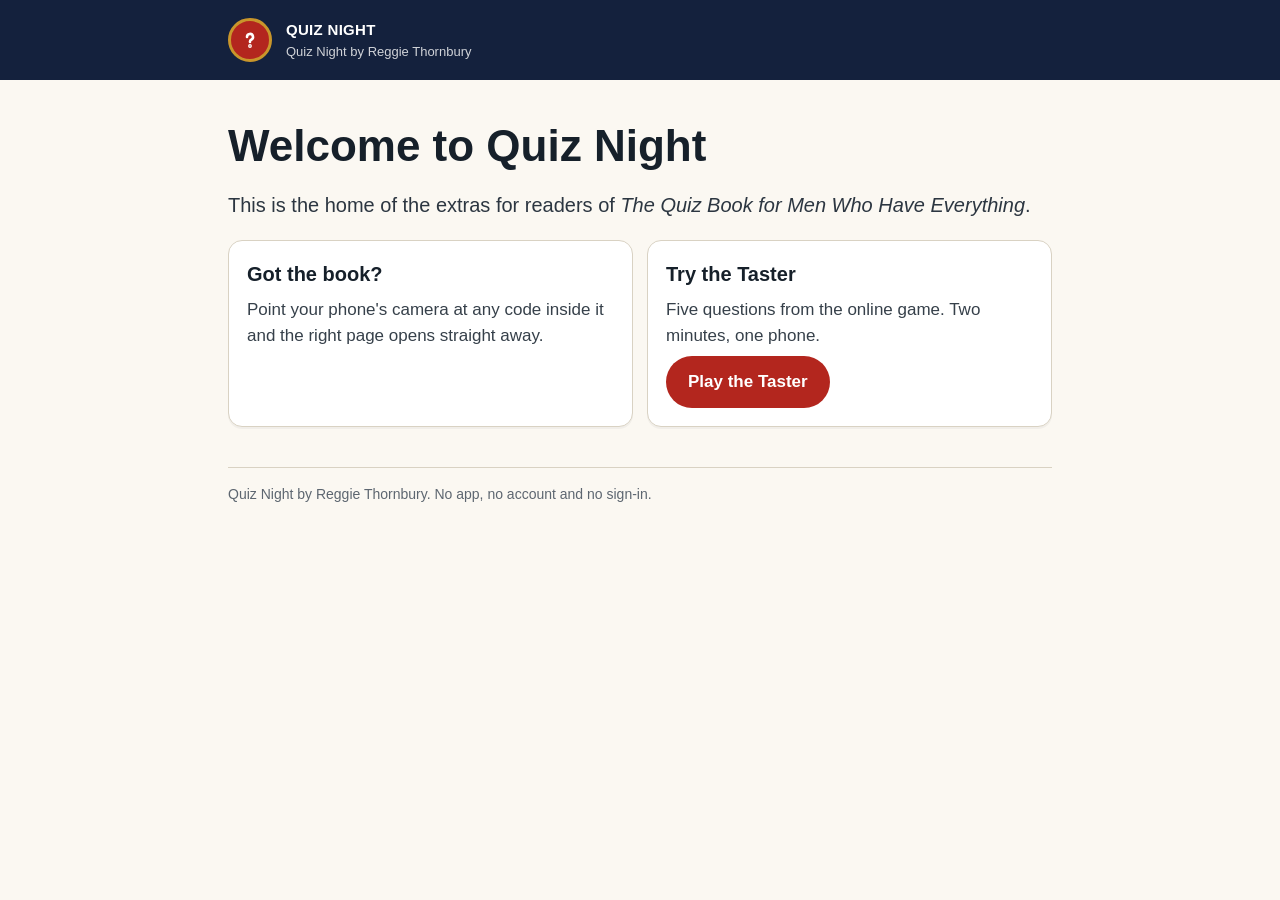
<file: index.html>
<!doctype html>
<html lang="en-GB">
<head>
<meta charset="utf-8">
<meta name="viewport" content="width=device-width, initial-scale=1">
<title>Quiz Night by Reggie Thornbury</title>
<meta name="description" content="Extras for readers of the quiz book by Reggie Thornbury.">

<meta name="theme-color" content="#14213d">
<link rel="icon" href="assets/icon.svg" type="image/svg+xml">
<link rel="stylesheet" href="assets/style.css">
</head>
<body class="">
<header class="top"><div class="wrap"><div class="badge" aria-hidden="true"><svg viewBox="0 0 24 24" fill="none" stroke="#fff" stroke-width="2.6" stroke-linecap="round" stroke-linejoin="round"><path d="M9 9a3 3 0 1 1 4.2 2.7c-.8.4-1.2 1-1.2 1.8V14"/><circle cx="12" cy="18" r=".6" fill="#fff"/></svg></div><div class="brand">Quiz Night<small>Quiz Night by Reggie Thornbury</small></div></div></header><main class="wrap">
<h1>Welcome to Quiz Night</h1>
<p class="lead">This is the home of the extras for readers of <i>The Quiz Book for Men Who Have Everything</i>.</p>
<div class="cards">
<div class="card"><h3>Got the book?</h3><p>Point your phone's camera at any code inside it and the right page opens straight away.</p></div>
<div class="card"><h3>Try the Taster</h3><p>Five questions from the online game. Two minutes, one phone.</p><a class="btn" href="taster/">Play the Taster</a></div>
</div>
<p class="foot">Quiz Night by Reggie Thornbury. No app, no account and no sign-in.</p></main>

</body>
</html>
</file>
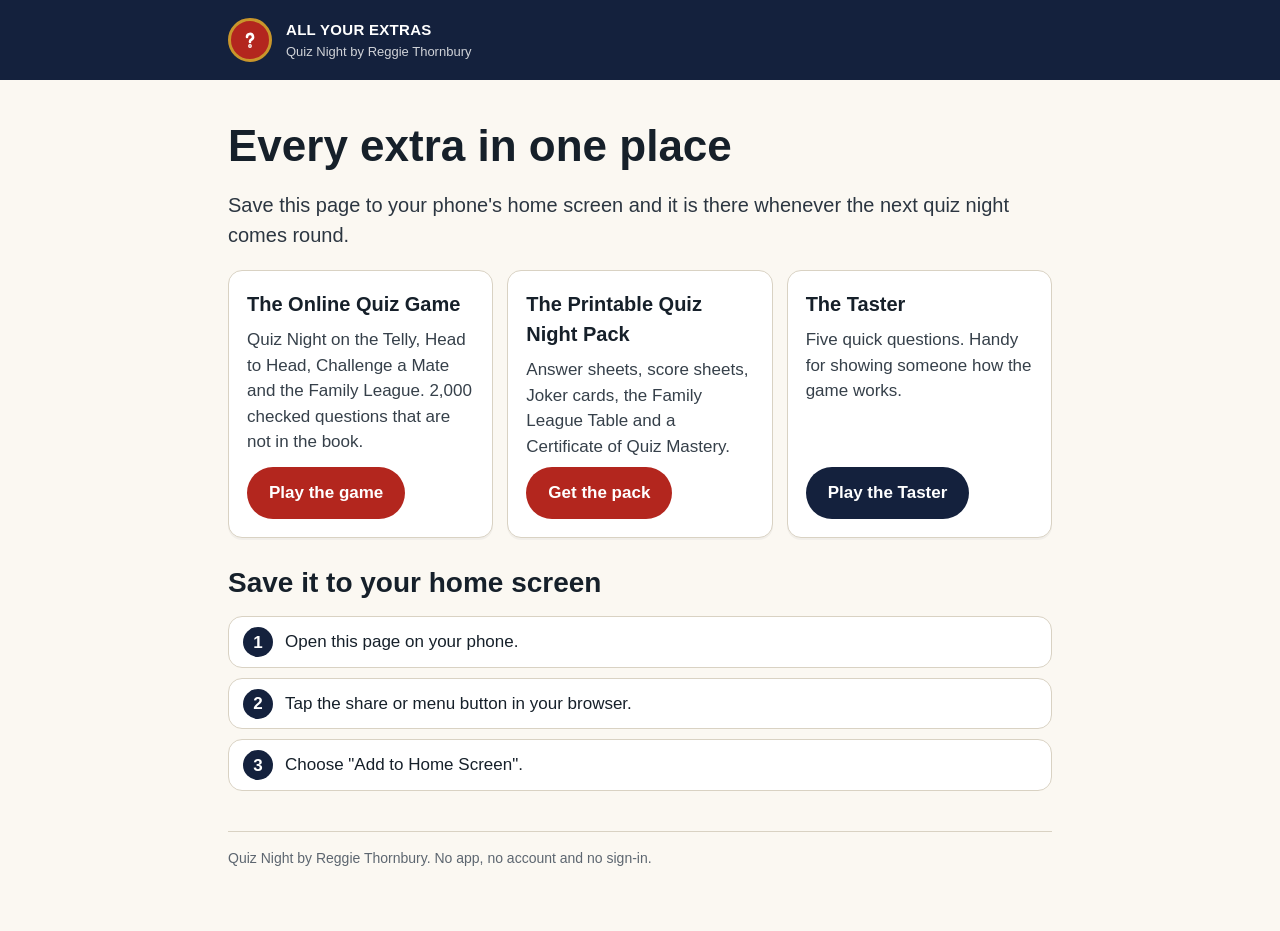
<file: extras/index.html>
<!doctype html>
<html lang="en-GB">
<head>
<meta charset="utf-8">
<meta name="viewport" content="width=device-width, initial-scale=1">
<title>Every Extra in One Place: Quiz Night</title>
<meta name="description" content="All the extras for the quiz book: the online game, the printable pack and the Taster.">
<meta name="robots" content="noindex">
<meta name="theme-color" content="#14213d">
<link rel="icon" href="../assets/icon.svg" type="image/svg+xml">
<link rel="stylesheet" href="../assets/style.css">
</head>
<body class="">
<header class="top"><div class="wrap"><div class="badge" aria-hidden="true"><svg viewBox="0 0 24 24" fill="none" stroke="#fff" stroke-width="2.6" stroke-linecap="round" stroke-linejoin="round"><path d="M9 9a3 3 0 1 1 4.2 2.7c-.8.4-1.2 1-1.2 1.8V14"/><circle cx="12" cy="18" r=".6" fill="#fff"/></svg></div><div class="brand">All Your Extras<small>Quiz Night by Reggie Thornbury</small></div></div></header><main class="wrap">
<h1>Every extra in one place</h1>
<p class="lead">Save this page to your phone's home screen and it is there whenever the next quiz night comes round.</p>
<div class="cards">
<div class="card"><h3>The Online Quiz Game</h3><p>Quiz Night on the Telly, Head to Head, Challenge a Mate and the Family League. 2,000 checked questions that are not in the book.</p><a class="btn" href="../game/">Play the game</a></div>
<div class="card"><h3>The Printable Quiz Night Pack</h3><p>Answer sheets, score sheets, Joker cards, the Family League Table and a Certificate of Quiz Mastery.</p><a class="btn" href="../pack/">Get the pack</a></div>
<div class="card"><h3>The Taster</h3><p>Five quick questions. Handy for showing someone how the game works.</p><a class="btn alt" href="../taster/">Play the Taster</a></div>
</div>
<h2>Save it to your home screen</h2>
<ol class="steps">
<li>Open this page on your phone.</li>
<li>Tap the share or menu button in your browser.</li>
<li>Choose "Add to Home Screen".</li>
</ol>
<p class="foot">Quiz Night by Reggie Thornbury. No app, no account and no sign-in.</p></main>

</body>
</html>
</file>
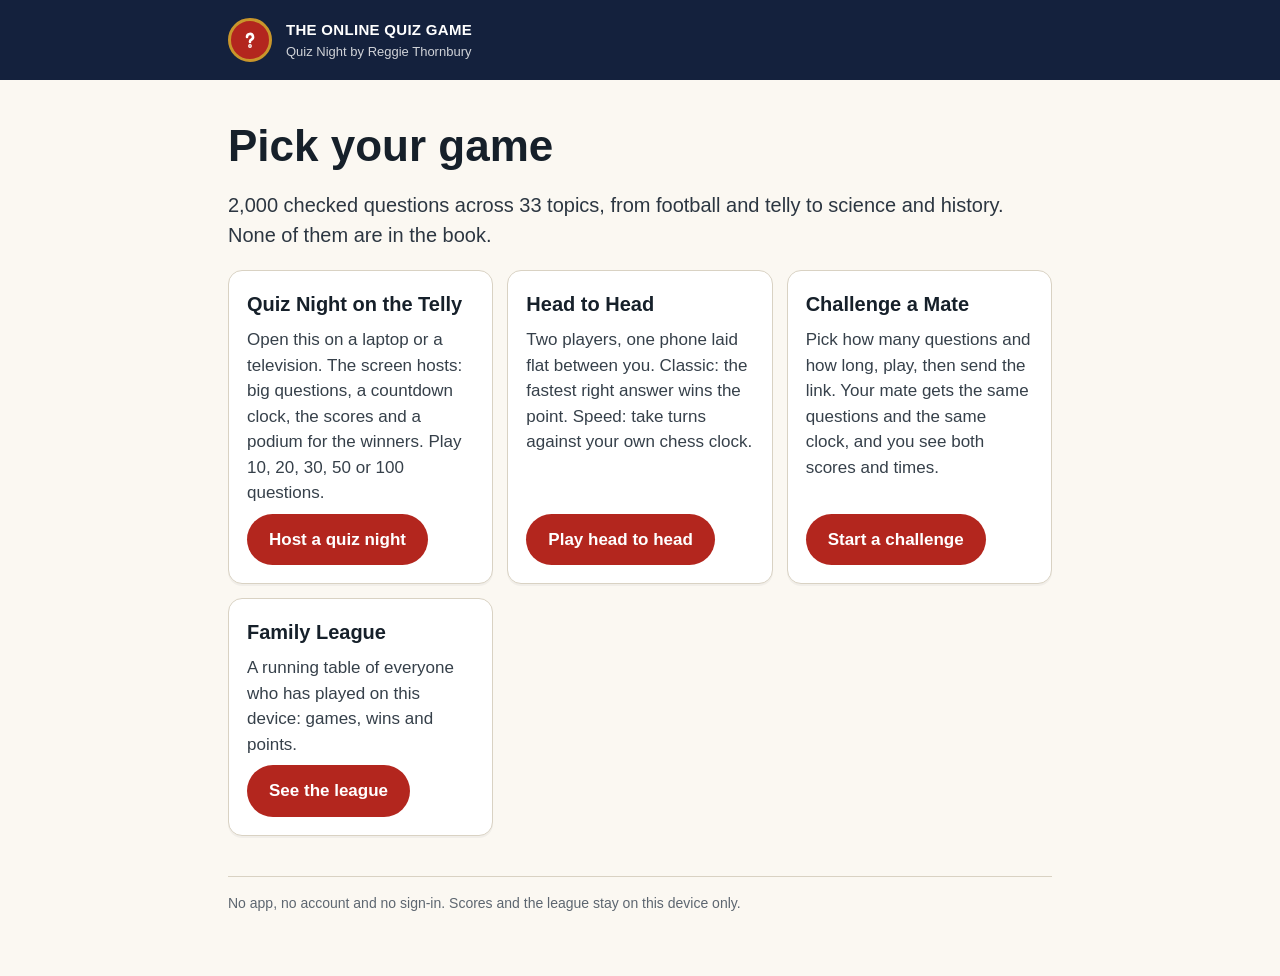
<file: game/index.html>
<!doctype html>
<html lang="en-GB">
<head>
<meta charset="utf-8">
<meta name="viewport" content="width=device-width, initial-scale=1">
<title>The Online Quiz Game: Quiz Night</title>
<meta name="description" content="Quiz Night on the Telly, Head to Head, Challenge a Mate and the Family League.">
<meta name="robots" content="noindex">
<meta name="theme-color" content="#14213d">
<link rel="icon" href="../assets/icon.svg" type="image/svg+xml">
<link rel="stylesheet" href="../assets/style.css">
</head>
<body class="">
<div id="app"></div><noscript><div class="wrap"><p class="note">The game needs JavaScript switched on in your browser.</p></div></noscript>
<script src="../assets/q/an.js"></script><script src="../assets/q/ar.js"></script><script src="../assets/q/bk.js"></script><script src="../assets/q/cl.js"></script><script src="../assets/q/cr.js"></script><script src="../assets/q/fb.js"></script><script src="../assets/q/fd.js"></script><script src="../assets/q/fi.js"></script><script src="../assets/q/fn.js"></script><script src="../assets/q/gb.js"></script><script src="../assets/q/ha.js"></script><script src="../assets/q/hb.js"></script><script src="../assets/q/hc.js"></script><script src="../assets/q/in.js"></script><script src="../assets/q/ln.js"></script><script src="../assets/q/ls.js"></script><script src="../assets/q/ms.js"></script><script src="../assets/q/my.js"></script><script src="../assets/q/nm.js"></script><script src="../assets/q/oa.js"></script><script src="../assets/q/pr.js"></script><script src="../assets/q/rs.js"></script><script src="../assets/q/ru.js"></script><script src="../assets/q/sc.js"></script><script src="../assets/q/sn.js"></script><script src="../assets/q/sp.js"></script><script src="../assets/q/tg.js"></script><script src="../assets/q/tr.js"></script><script src="../assets/q/tv.js"></script><script src="../assets/q/wg.js"></script><script src="../assets/q/wh.js"></script><script src="../assets/q/wl.js"></script><script src="../assets/q/zd.js"></script><script src="../assets/game.js"></script>
</body>
</html>
</file>
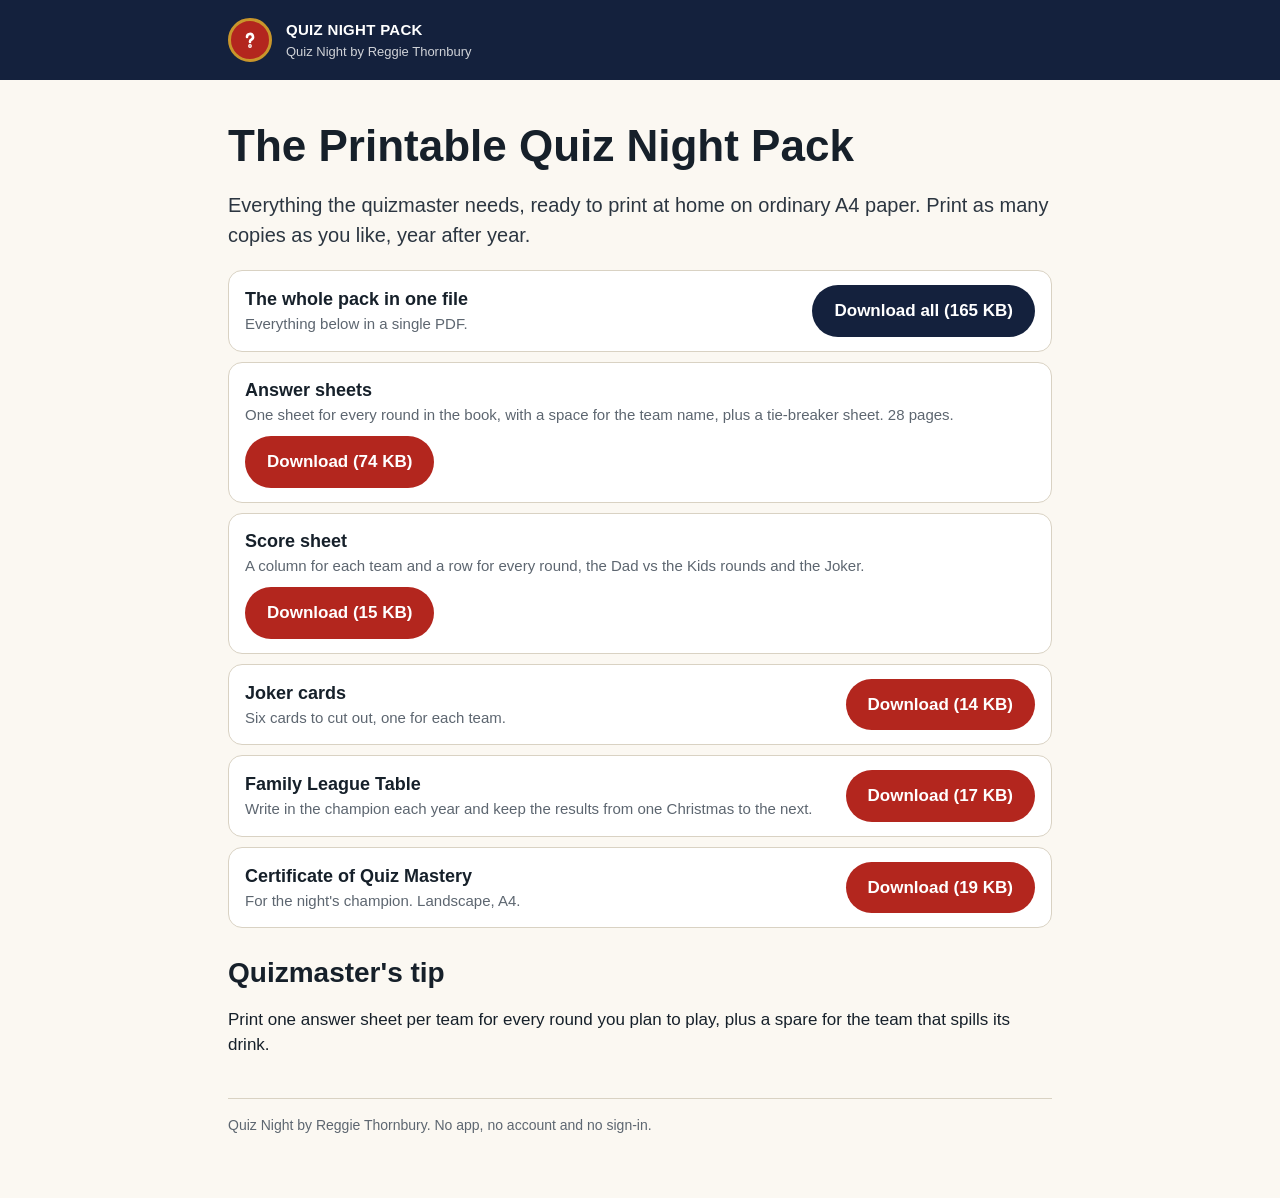
<file: pack/index.html>
<!doctype html>
<html lang="en-GB">
<head>
<meta charset="utf-8">
<meta name="viewport" content="width=device-width, initial-scale=1">
<title>The Printable Quiz Night Pack</title>
<meta name="description" content="Printable answer sheets, score sheets, Joker cards, league table and certificate.">
<meta name="robots" content="noindex">
<meta name="theme-color" content="#14213d">
<link rel="icon" href="../assets/icon.svg" type="image/svg+xml">
<link rel="stylesheet" href="../assets/style.css">
</head>
<body class="">
<header class="top"><div class="wrap"><div class="badge" aria-hidden="true"><svg viewBox="0 0 24 24" fill="none" stroke="#fff" stroke-width="2.6" stroke-linecap="round" stroke-linejoin="round"><path d="M9 9a3 3 0 1 1 4.2 2.7c-.8.4-1.2 1-1.2 1.8V14"/><circle cx="12" cy="18" r=".6" fill="#fff"/></svg></div><div class="brand">Quiz Night Pack<small>Quiz Night by Reggie Thornbury</small></div></div></header><main class="wrap">
<h1>The Printable Quiz Night Pack</h1>
<p class="lead">Everything the quizmaster needs, ready to print at home on ordinary A4 paper. Print as many copies as you like, year after year.</p>
<div class="dl"><div><b>The whole pack in one file</b><span>Everything below in a single PDF.</span></div><a class="btn alt" href="quiz-night-pack-all.pdf" download>Download all (165 KB)</a></div>
<div class="dl"><div><b>Answer sheets</b><span>One sheet for every round in the book, with a space for the team name, plus a tie-breaker sheet. 28 pages.</span></div><a class="btn" href="answer-sheets.pdf" download>Download (74 KB)</a></div><div class="dl"><div><b>Score sheet</b><span>A column for each team and a row for every round, the Dad vs the Kids rounds and the Joker.</span></div><a class="btn" href="score-sheets.pdf" download>Download (15 KB)</a></div><div class="dl"><div><b>Joker cards</b><span>Six cards to cut out, one for each team.</span></div><a class="btn" href="joker-cards.pdf" download>Download (14 KB)</a></div><div class="dl"><div><b>Family League Table</b><span>Write in the champion each year and keep the results from one Christmas to the next.</span></div><a class="btn" href="family-league-table.pdf" download>Download (17 KB)</a></div><div class="dl"><div><b>Certificate of Quiz Mastery</b><span>For the night's champion. Landscape, A4.</span></div><a class="btn" href="certificate.pdf" download>Download (19 KB)</a></div>
<h2>Quizmaster's tip</h2>
<p>Print one answer sheet per team for every round you plan to play, plus a spare for the team that spills its drink.</p>
<p class="foot">Quiz Night by Reggie Thornbury. No app, no account and no sign-in.</p></main>

</body>
</html>
</file>
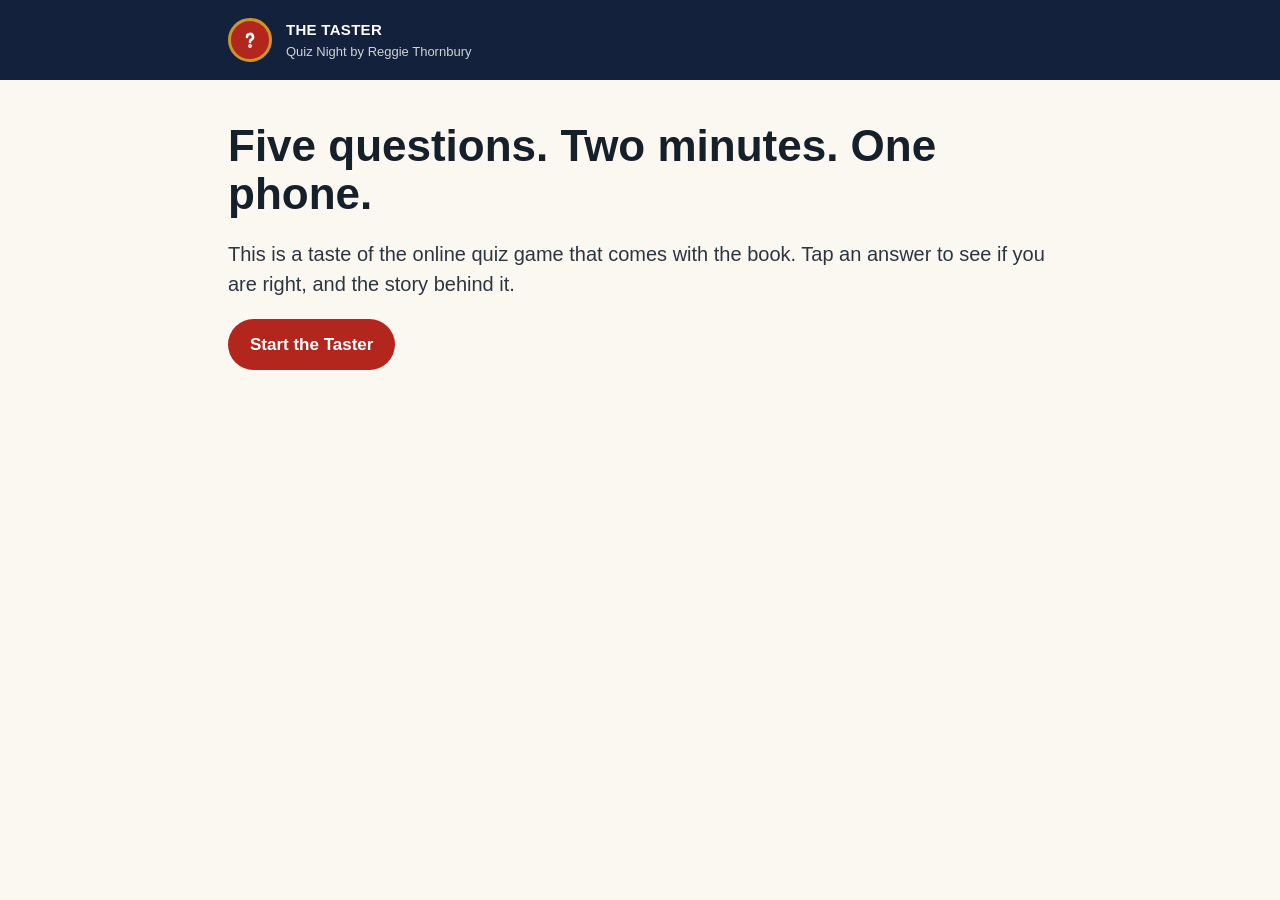
<file: taster/index.html>
<!doctype html>
<html lang="en-GB">
<head>
<meta charset="utf-8">
<meta name="viewport" content="width=device-width, initial-scale=1">
<title>The Taster: Quiz Night</title>
<meta name="description" content="Five questions from the Quiz Night online game.">

<meta name="theme-color" content="#14213d">
<link rel="icon" href="../assets/icon.svg" type="image/svg+xml">
<link rel="stylesheet" href="../assets/style.css">
</head>
<body class="">
<header class="top"><div class="wrap"><div class="badge" aria-hidden="true"><svg viewBox="0 0 24 24" fill="none" stroke="#fff" stroke-width="2.6" stroke-linecap="round" stroke-linejoin="round"><path d="M9 9a3 3 0 1 1 4.2 2.7c-.8.4-1.2 1-1.2 1.8V14"/><circle cx="12" cy="18" r=".6" fill="#fff"/></svg></div><div class="brand">The Taster<small>Quiz Night by Reggie Thornbury</small></div></div></header><main class="wrap" id="app"></main>
<script>window.QCOUNT="2,000";window.TQ=[{"id": "G3", "c": "Sports Round-Up", "q": "Which horse is the only one to win the Grand National three times?", "o": ["Aldaniti", "Arkle", "Red Rum", "Crisp"], "a": 2, "f": "He won in 1973, 1974 and 1977."}, {"id": "F4", "c": "Football", "q": "The 1923 FA Cup final is remembered by what nickname?", "o": ["The Crowd Final", "The Mud Final", "The White Horse Final", "The Matthews Final"], "a": 2, "f": "A police horse helped clear fans off the pitch."}, {"id": "D3", "c": "Telly", "q": "What does the outside of the TARDIS look like?", "o": ["A post box", "A phone box", "A police box", "A bus shelter"], "a": 2, "f": "Its disguise stopped changing when a circuit broke."}, {"id": "T6", "c": "London", "q": "Which is the deepest station on the London Underground?", "o": ["Angel", "Bank", "Hampstead", "Waterloo"], "a": 2, "f": "Its platforms are 58.5 metres below the surface."}, {"id": "S5", "c": "Space", "q": "Which planet spins on its side?", "o": ["Mars", "Neptune", "Uranus", "Saturn"], "a": 2, "f": "Its axis is tilted by about 98 degrees."}];</script><script src="../assets/taster.js"></script>
</body>
</html>
</file>
<file: assets/style.css>
:root{
  --ink:#16202a; --paper:#fbf8f2; --card:#ffffff; --line:#d9d2c3;
  --red:#b3261e; --red-d:#8c1c16; --gold:#c9962b; --green:#1f6f43; --navy:#14213d;
  --muted:#5d6670; --radius:14px;
  --font: "Segoe UI", Roboto, "Helvetica Neue", Arial, sans-serif;
}
*{box-sizing:border-box}
html,body{margin:0;padding:0}
body{font-family:var(--font);background:var(--paper);color:var(--ink);line-height:1.5;font-size:17px;-webkit-text-size-adjust:100%}
a{color:var(--red-d)}
img{max-width:100%}
.wrap{max-width:860px;margin:0 auto;padding:20px 18px 48px}
.top{background:var(--navy);color:#fff}
.top .wrap{padding-top:18px;padding-bottom:18px;display:flex;align-items:center;gap:14px}
.brand{font-weight:800;letter-spacing:.02em;font-size:15px;text-transform:uppercase}
.brand small{display:block;font-weight:500;letter-spacing:0;text-transform:none;opacity:.8;font-size:13px}
.badge{width:44px;height:44px;border-radius:50%;background:var(--red);display:grid;place-items:center;flex:none;border:3px solid var(--gold)}
.badge svg{width:24px;height:24px}
h1{font-size:clamp(28px,6vw,44px);line-height:1.1;margin:22px 0 10px}
h2{font-size:clamp(21px,4.2vw,28px);line-height:1.2;margin:28px 0 10px}
p.lead{font-size:clamp(17px,2.6vw,20px);color:#2c3641}
.cards{display:grid;gap:14px;grid-template-columns:repeat(auto-fit,minmax(240px,1fr));margin:18px 0}
.card{background:var(--card);border:1px solid var(--line);border-radius:var(--radius);padding:18px;display:flex;flex-direction:column;gap:8px;box-shadow:0 2px 0 rgba(0,0,0,.04)}
.card h3{margin:0;font-size:20px}
.card p{margin:0;color:#36404a}
.card .btn{margin-top:auto;align-self:flex-start}
.btn{display:inline-flex;align-items:center;justify-content:center;gap:8px;font:inherit;font-weight:700;font-size:17px;border:0;border-radius:999px;padding:13px 22px;background:var(--red);color:#fff;text-decoration:none;cursor:pointer;min-height:48px;transition:transform .08s,background .15s}
.btn:hover{background:var(--red-d)}
.btn:active{transform:scale(.98)}
.btn.alt{background:var(--navy)}
.btn.ghost{background:transparent;color:var(--ink);border:2px solid var(--ink)}
.btn.small{font-size:15px;padding:9px 16px;min-height:40px}
.btn:disabled{opacity:.45;cursor:default}
:focus-visible{outline:4px solid var(--gold);outline-offset:3px}
.note{background:#fff7e6;border:1px solid #ecd9a8;border-radius:var(--radius);padding:14px 16px}
.foot{color:var(--muted);font-size:14px;border-top:1px solid var(--line);margin-top:40px;padding-top:16px}
.steps{counter-reset:s;list-style:none;padding:0;display:grid;gap:10px}
.steps li{counter-increment:s;background:var(--card);border:1px solid var(--line);border-radius:var(--radius);padding:12px 14px 12px 56px;position:relative}
.steps li::before{content:counter(s);position:absolute;left:14px;top:10px;width:30px;height:30px;border-radius:50%;background:var(--navy);color:#fff;display:grid;place-items:center;font-weight:800}
.dl{display:flex;flex-wrap:wrap;align-items:center;justify-content:space-between;gap:10px;background:var(--card);border:1px solid var(--line);border-radius:var(--radius);padding:14px 16px;margin:10px 0}
.dl b{font-size:18px}
.dl span{display:block;color:var(--muted);font-size:15px}

/* ---------- quiz screens ---------- */
.screen{min-height:100vh;display:flex;flex-direction:column}
.qhead{display:flex;justify-content:space-between;align-items:center;gap:10px;color:var(--muted);font-weight:700;font-size:15px}
.cat{display:inline-block;background:var(--navy);color:#fff;border-radius:999px;padding:4px 12px;font-size:13px;letter-spacing:.04em;text-transform:uppercase}
.qtext{font-size:clamp(22px,4.6vw,40px);line-height:1.2;font-weight:800;margin:14px 0 18px}
.opts{display:grid;gap:10px;grid-template-columns:1fr}
@media(min-width:700px){.opts{grid-template-columns:1fr 1fr}}
.opt{display:flex;gap:12px;align-items:center;text-align:left;font:inherit;font-size:clamp(17px,2.6vw,24px);font-weight:600;background:var(--card);color:var(--ink);border:2px solid var(--line);border-radius:var(--radius);padding:14px 16px;min-height:60px;cursor:pointer}
.opt .L{flex:none;width:36px;height:36px;border-radius:50%;background:var(--navy);color:#fff;display:grid;place-items:center;font-weight:800;font-size:17px}
.opt.right{border-color:var(--green);background:#e6f4ec}
.opt.right .L{background:var(--green)}
.opt.wrong{border-color:var(--red);background:#fbe9e7}
.opt.wrong .L{background:var(--red)}
.opt:disabled{cursor:default}
.fact{margin-top:14px;padding:14px 16px;border-radius:var(--radius);background:#eef2f7;border-left:6px solid var(--navy);font-size:clamp(16px,2.3vw,20px)}
.row{display:flex;flex-wrap:wrap;gap:10px;align-items:center;margin-top:16px}
.field{display:flex;flex-direction:column;gap:6px;margin:10px 0}
.field label{font-weight:700}
input[type=text]{font:inherit;font-size:18px;padding:12px 14px;border:2px solid var(--line);border-radius:10px;background:#fff;min-height:48px;width:100%}
input[type=text]:focus{border-color:var(--navy)}
.seg{display:flex;flex-wrap:wrap;gap:8px}
.seg button{font:inherit;font-weight:700;border:2px solid var(--ink);background:#fff;color:var(--ink);border-radius:999px;padding:9px 16px;min-height:44px;cursor:pointer}
.seg button[aria-pressed=true]{background:var(--ink);color:#fff}
.timer{height:12px;border-radius:999px;background:#e3dccd;overflow:hidden;margin-top:8px}
.timer i{display:block;height:100%;background:var(--gold);width:100%;transition:width .25s linear}
.big-score{font-size:clamp(48px,12vw,96px);font-weight:900;line-height:1;margin:8px 0}
table.league{width:100%;border-collapse:collapse;background:#fff;border-radius:var(--radius);overflow:hidden}
table.league th,table.league td{padding:10px 12px;border-bottom:1px solid var(--line);text-align:left}
table.league th{background:var(--navy);color:#fff;font-size:14px;text-transform:uppercase;letter-spacing:.04em}
table.league td.n{text-align:right;font-variant-numeric:tabular-nums}
table.league th.n{text-align:right}
.share{width:100%;font:inherit;font-size:15px;padding:10px;border:2px dashed var(--line);border-radius:10px;background:#fff}
.vs{display:grid;grid-template-columns:1fr auto 1fr;gap:12px;align-items:center;text-align:center;margin:18px 0}
.vs .p{background:#fff;border:1px solid var(--line);border-radius:var(--radius);padding:14px}
.vs .p b{display:block;font-size:20px}
.vs .p .s{font-size:44px;font-weight:900}
.vs .mid{font-weight:900;color:var(--muted)}
.ticks{display:flex;gap:4px;justify-content:center;flex-wrap:wrap;margin-top:6px}
.ticks i{width:14px;height:14px;border-radius:4px;background:#e3dccd}
.ticks i.y{background:var(--green)}
.ticks i.n{background:var(--red)}

/* ---------- telly mode ---------- */
body.telly{background:var(--navy);color:#fff}
body.telly .wrap{max-width:1400px}
body.telly .qhead{color:#c8d0dc;font-size:clamp(16px,1.8vw,26px)}
body.telly .cat{background:var(--gold);color:var(--navy);font-size:clamp(13px,1.3vw,20px)}
body.telly .qtext{font-size:clamp(28px,4.4vw,72px);color:#fff}
body.telly .opt{font-size:clamp(20px,2.6vw,42px);background:#1f2f52;color:#fff;border-color:#33466f;min-height:clamp(64px,9vh,120px)}
body.telly .opt .L{background:var(--gold);color:var(--navy);width:clamp(36px,3.4vw,58px);height:clamp(36px,3.4vw,58px);font-size:clamp(17px,1.8vw,30px)}
body.telly .opt.right{background:#1d5a3a;border-color:#4fc184}
body.telly .opt.right .L{background:#4fc184}
body.telly .opt.dim{opacity:.35}
body.telly .fact{background:#22355d;color:#fff;border-left-color:var(--gold);font-size:clamp(17px,2vw,32px)}
body.telly .timer{background:#2b3d63;height:clamp(12px,1.4vh,20px)}
body.telly .clock{font-size:clamp(28px,4vw,64px);font-weight:900;color:var(--gold);font-variant-numeric:tabular-nums}
body.telly .btn.ghost{color:#fff;border-color:#fff}
.board{display:flex;flex-wrap:wrap;gap:10px;margin-top:18px}
.team{flex:1 1 140px;background:#1f2f52;border:2px solid #33466f;border-radius:var(--radius);padding:10px 14px;color:#fff;font:inherit;text-align:left;cursor:default}
.team b{display:block;font-size:clamp(16px,1.6vw,26px)}
.team .pts{font-size:clamp(26px,3vw,48px);font-weight:900;color:var(--gold)}
button.team{cursor:pointer}
button.team[aria-pressed=true]{background:#1d5a3a;border-color:#4fc184}
.podium{display:flex;align-items:flex-end;justify-content:center;gap:14px;margin:30px 0 10px;min-height:46vh}
.step{width:min(28vw,240px);text-align:center;color:#fff}
.step .blk{border-radius:12px 12px 0 0;display:grid;place-items:start center;padding-top:14px;font-weight:900;font-size:clamp(32px,5vw,72px)}
.step.s1 .blk{background:var(--gold);color:var(--navy);height:32vh}
.step.s2 .blk{background:#b7c0cc;color:var(--navy);height:22vh}
.step.s3 .blk{background:#b77b4a;color:#fff;height:15vh}
.step .nm{font-weight:800;font-size:clamp(18px,2.2vw,34px);margin-bottom:6px}
.step .sc{opacity:.85;margin-bottom:8px;font-size:clamp(15px,1.6vw,24px)}

/* ---------- head to head ---------- */
body.h2h{background:#111;color:#fff;overflow:hidden}
.h2h-wrap{position:fixed;inset:0;display:grid;grid-template-rows:1fr auto 1fr}
.half{display:flex;flex-direction:column;justify-content:center;gap:8px;padding:12px 14px;min-height:0}
.half.p1{background:#14213d}
.half.p2{background:#4a1512;transform:rotate(180deg)}
.half .who{display:flex;justify-content:space-between;font-weight:800;font-size:clamp(15px,2.2vh,22px)}
.half .who .sc{color:var(--gold)}
.half .hq{font-weight:800;font-size:clamp(16px,2.6vh,30px);line-height:1.2}
.half .hopts{display:grid;grid-template-columns:1fr 1fr;gap:8px}
.half .opt{min-height:clamp(44px,7vh,80px);font-size:clamp(14px,2vh,22px);padding:8px 10px;background:rgba(255,255,255,.95)}
.half.locked .opt{opacity:.35}
.half .msg{min-height:1.4em;font-weight:800;color:var(--gold);font-size:clamp(14px,2vh,20px)}
.midbar{background:#000;color:#fff;display:flex;align-items:center;justify-content:space-between;gap:10px;padding:8px 12px;font-weight:700;font-size:clamp(13px,1.8vh,18px)}
.midbar .fact-mini{flex:1;text-align:center;font-weight:500;opacity:.9}
.hidden{display:none !important}
@media (prefers-reduced-motion: reduce){*{transition:none !important}}
body.telly .btn{font-size:clamp(17px,1.5vw,28px);padding:clamp(12px,1.1vw,20px) clamp(20px,2vw,36px);min-height:clamp(48px,4.5vw,80px)}
body.telly .btn.small{font-size:clamp(15px,1.2vw,22px)}
body.telly .btn.alt{background:var(--gold);color:var(--navy)}
body.telly .btn.alt:disabled{opacity:.7}
/* ---------- v2: pickers, speed clocks, challenge clock ---------- */
.seg .other{display:inline-flex;align-items:center;gap:6px;font-weight:700}
.seg input.mins{width:96px;font:inherit;font-weight:700;font-size:16px;padding:8px 10px;border:2px solid var(--ink);border-radius:999px;min-height:44px;background:#fff}
.modebox{margin-top:6px}
.hint{margin:14px 0 0;color:#c8d0dc;font-size:clamp(15px,1.6vw,24px)}
.endtitle{text-align:center;color:#fff}
.rest{text-align:center;color:#c8d0dc}
.chclock{font-weight:800;color:var(--navy);font-variant-numeric:tabular-nums;background:#fff3d6;border:2px solid var(--gold);border-radius:999px;padding:3px 12px}
.chclock.low{background:var(--red);border-color:var(--red);color:#fff;animation:flash .5s steps(1) infinite}
.vs .p .tm{display:block;margin-top:6px;color:var(--muted);font-weight:700;font-size:15px}
body.speed .half{justify-content:flex-start;gap:6px}
body.speed .half.active{box-shadow:inset 0 0 0 5px var(--gold)}
.bigclock{font-weight:900;font-size:clamp(40px,9vh,96px);line-height:1;text-align:center;font-variant-numeric:tabular-nums;color:#fff;opacity:.55;letter-spacing:.02em}
.bigclock.run{opacity:1;color:var(--gold)}
.bigclock.low{color:#fff;background:var(--red);border-radius:12px;opacity:1;animation:flash .5s steps(1) infinite}
.bigclock.zero{opacity:.35;color:#fff;background:none;animation:none}
.sbody{flex:1;display:flex;flex-direction:column;gap:8px;min-height:0}
.waiting{margin:auto;font-weight:800;font-size:clamp(16px,2.6vh,26px);opacity:.75}
@keyframes flash{50%{background:#ff6b5e;color:#fff}}
@media (prefers-reduced-motion: reduce){.bigclock.low,.chclock.low{animation:none}}
@media (max-width:560px){table.league th,table.league td{padding:9px 5px;font-size:15px}table.league th{font-size:11px;letter-spacing:0}table.league td:nth-child(2){word-break:normal}}
</file>
